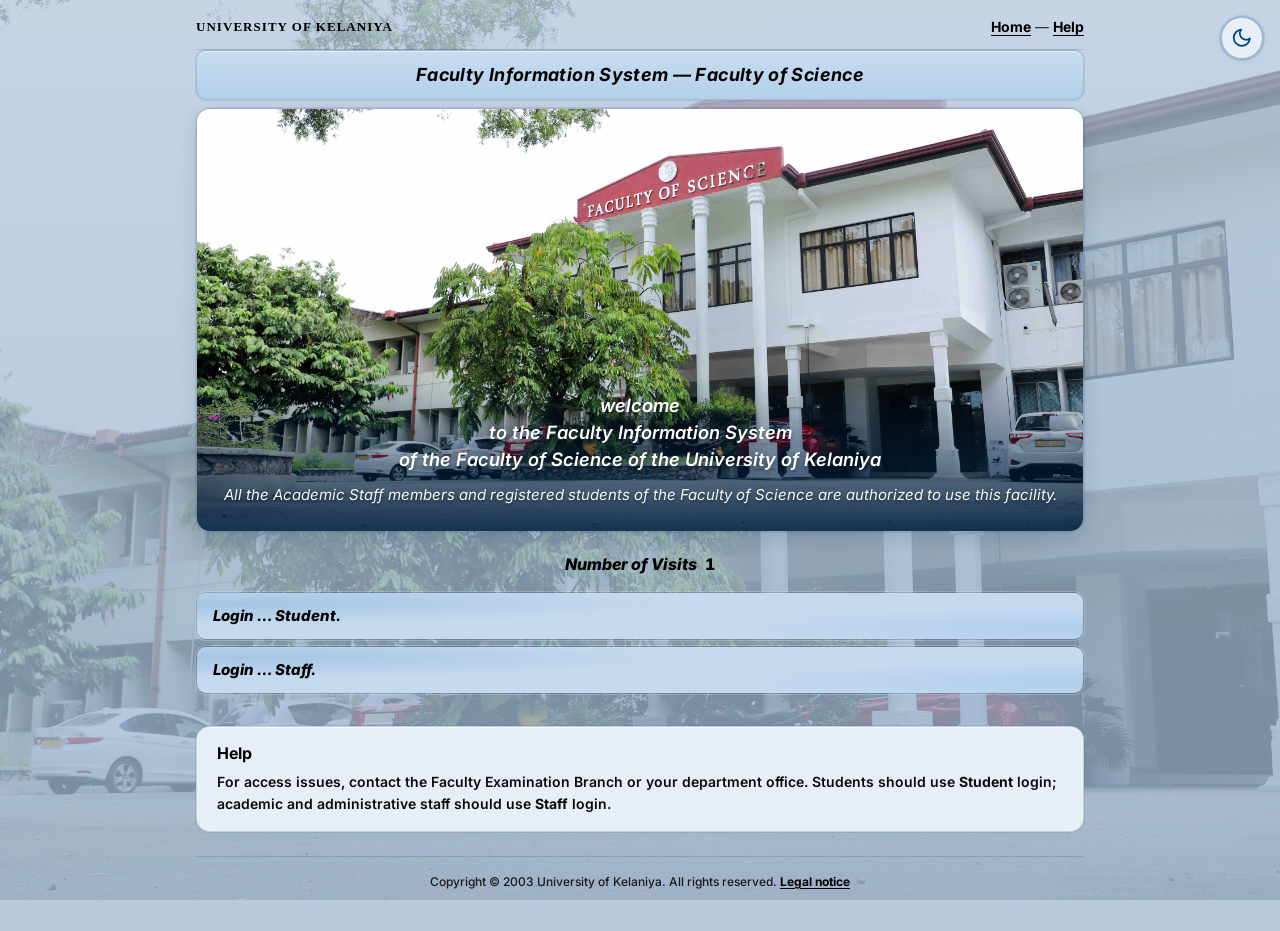
<file: index.html>
<!DOCTYPE html>
<html lang="en" data-theme="light">
  <head>
    <meta charset="utf-8" />
    <meta name="viewport" content="width=device-width, initial-scale=1" />
    <title>Faculty Information System — Faculty of Science, University of Kelaniya</title>
    <link rel="preconnect" href="https://fonts.googleapis.com" />
    <link rel="preconnect" href="https://fonts.gstatic.com" crossorigin />
    <link
      href="https://fonts.googleapis.com/css2?family=Inter:ital,wght@0,400;0,600;0,700;1,400;1,600;1,700&display=swap"
      rel="stylesheet"
    />
    <link rel="stylesheet" href="css/main.css" />
    <script src="js/theme.js"></script>
  </head>
  <body class="fis-landing-body page-bg--photo">
    <a class="skip-link" href="#fis-main">Skip to main content</a>
    <div class="theme-toggle-wrap fis-landing__theme">
      <button type="button" class="theme-toggle fis-landing__theme-btn" data-theme-toggle>
        <svg class="theme-toggle__icon theme-toggle__icon--moon" xmlns="http://www.w3.org/2000/svg" viewBox="0 0 24 24" fill="none" stroke="currentColor" stroke-width="2" stroke-linecap="round" stroke-linejoin="round" aria-hidden="true"><path d="M21 12.79A9 9 0 1 1 11.21 3 7 7 0 0 0 21 12.79z"/></svg>
        <svg class="theme-toggle__icon theme-toggle__icon--sun" xmlns="http://www.w3.org/2000/svg" viewBox="0 0 24 24" fill="none" stroke="currentColor" stroke-width="2" stroke-linecap="round" stroke-linejoin="round" aria-hidden="true"><circle cx="12" cy="12" r="4"/><path d="M12 2v2m0 16v2M4.93 4.93l1.41 1.41m11.31 11.31l1.41 1.41M2 12h2m16 0h2M4.93 19.07l1.41-1.41M17.66 6.34l1.41-1.41"/></svg>
      </button>
    </div>

    <div class="fis-landing" id="fis-main">
      <header class="fis-landing__masthead">
        <p class="fis-landing__uni">University of Kelaniya</p>
        <nav class="fis-landing__utility" aria-label="Quick links">
          <a href="index.html">Home</a>
          <span class="fis-landing__utility-sep" aria-hidden="true"> — </span>
          <a href="#help">Help</a>
        </nav>
      </header>

      <div class="fis-landing__title-bar">
        <p class="fis-landing__system-title">Faculty Information System — Faculty of Science</p>
      </div>

      <section class="fis-landing__hero" aria-label="Welcome">
        <div class="fis-landing__hero-media">
          <img
            src="bg%20photos/fos_image.jpg"
            alt="Campus view, Faculty of Science"
            width="1200"
            height="480"
            decoding="async"
          />
        </div>
        <div class="fis-landing__hero-overlay">
          <p class="fis-landing__welcome">
            <em>welcome</em><br />
            <em>to the Faculty Information System</em><br />
            <em>of the Faculty of Science of the University of Kelaniya</em>
          </p>
          <p class="fis-landing__welcome-note">
            <em
              >All the Academic Staff members and registered students of the Faculty of Science are authorized to use
              this facility.</em
            >
          </p>
        </div>
      </section>

      <p class="fis-landing__visits">
        <em>Number of Visits</em>
        <span class="fis-landing__visits-count" id="fis-visit-count" aria-live="polite">0</span>
      </p>

      <nav class="fis-landing__login-nav" aria-label="Login options">
        <a class="fis-landing__link-bar" href="student-login.html">Login … Student.</a>
        <a class="fis-landing__link-bar" href="staff-login.html">Login … Staff.</a>
      </nav>

      <section class="fis-landing__help" id="help" tabindex="-1">
        <h2 class="fis-landing__help-heading">Help</h2>
        <p class="fis-landing__help-text">
          For access issues, contact the Faculty Examination Branch or your department office. Students should use
          <strong>Student</strong> login; academic and administrative staff should use <strong>Staff</strong> login.
        </p>
      </section>

      <footer class="fis-landing__footer">
        <p>
          Copyright © 2003 University of Kelaniya. All rights reserved.
          <a href="#">Legal notice</a>
        </p>
      </footer>
    </div>

    <script>
      (function () {
        var key = "fis_visit_count";
        var n = 0;
        try {
          n = parseInt(localStorage.getItem(key) || "0", 10) || 0;
          n += 1;
          localStorage.setItem(key, String(n));
        } catch (e) {
          n = 1;
        }
        var el = document.getElementById("fis-visit-count");
        if (el) el.textContent = String(n);
      })();
    </script>
  </body>
</html>
</file>
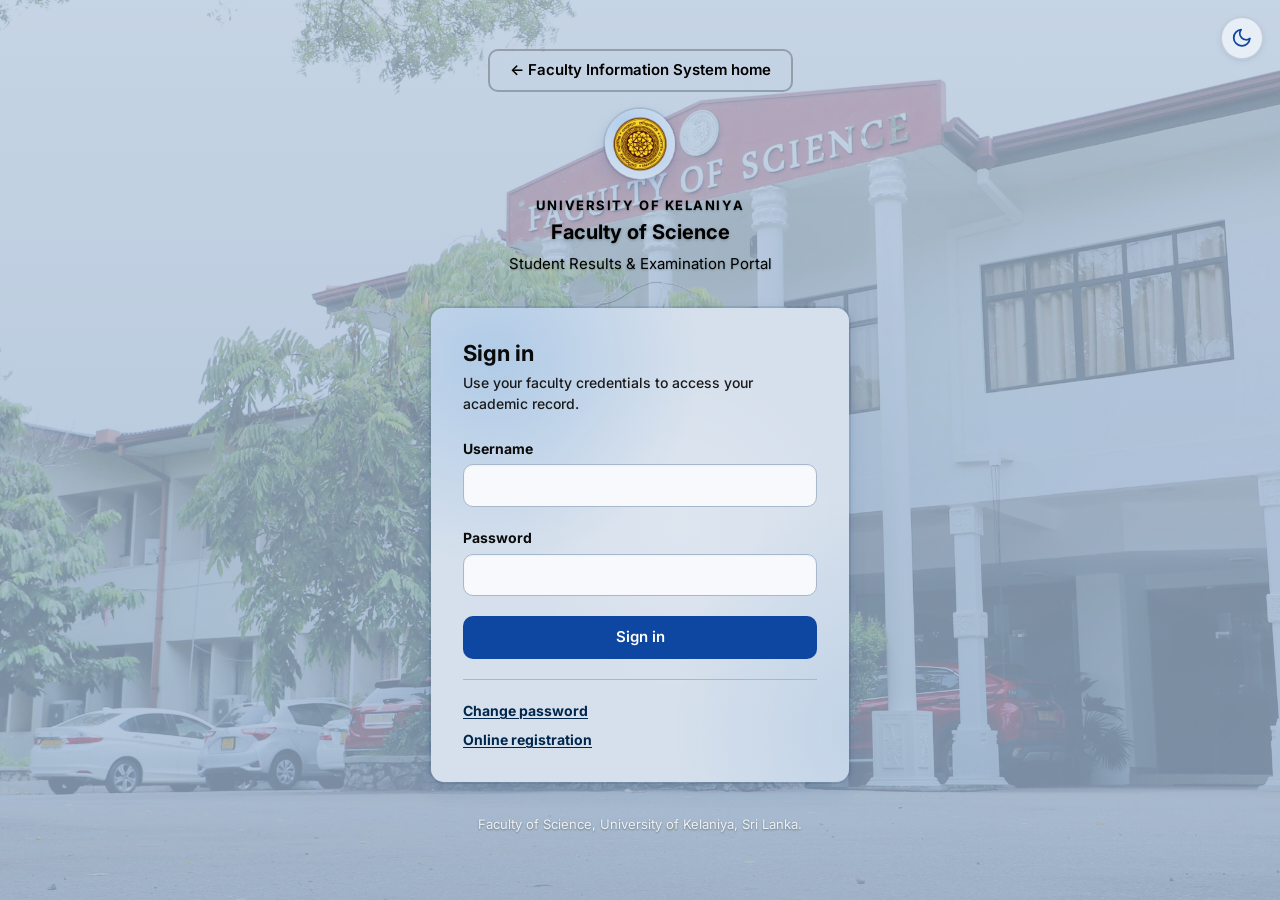
<file: admission.html>
<!DOCTYPE html>
<html lang="en" data-theme="light">
  <head>
    <meta charset="utf-8" />
    <meta name="viewport" content="width=device-width, initial-scale=1" />
    <title>Exam Admission Card — Faculty of Science Student Portal</title>
    <link rel="preconnect" href="https://fonts.googleapis.com" />
    <link rel="preconnect" href="https://fonts.gstatic.com" crossorigin />
    <link
      href="https://fonts.googleapis.com/css2?family=Inter:wght@400;500;600;700;800&display=swap"
      rel="stylesheet"
    />
    <link rel="stylesheet" href="css/main.css" />
    <script src="js/theme.js"></script>
  </head>
  <body>
    <a class="skip-link" href="#main-content">Skip to main content</a>
    <script src="js/auth.js"></script>
    <script>
      if (!PortalAuth.requireAuth("student-login.html")) {
        document.write("");
      }
    </script>
    <script src="js/data.js"></script>

    <header class="app-header screen-only" role="banner">
      <div class="container app-header__inner">
        <div class="app-header__brand">
          <img class="app-header__logo" src="logos/Kelaniya.png" alt="University of Kelaniya logo" />
          <h1 class="app-header__title">
            Science Student Portal
            <span>University of Kelaniya — Results &amp; Examinations</span>
          </h1>
        </div>
        <div class="app-header__student">
          <div>
            <strong id="hdr-name"></strong>
            <span id="hdr-id"></span>
          </div>
          <button type="button" class="theme-toggle" data-theme-toggle>
            <svg class="theme-toggle__icon theme-toggle__icon--moon" xmlns="http://www.w3.org/2000/svg" viewBox="0 0 24 24" fill="none" stroke="currentColor" stroke-width="2" stroke-linecap="round" stroke-linejoin="round" aria-hidden="true"><path d="M21 12.79A9 9 0 1 1 11.21 3 7 7 0 0 0 21 12.79z"/></svg>
            <svg class="theme-toggle__icon theme-toggle__icon--sun" xmlns="http://www.w3.org/2000/svg" viewBox="0 0 24 24" fill="none" stroke="currentColor" stroke-width="2" stroke-linecap="round" stroke-linejoin="round" aria-hidden="true"><circle cx="12" cy="12" r="4"/><path d="M12 2v2m0 16v2M4.93 4.93l1.41 1.41m11.31 11.31l1.41 1.41M2 12h2m16 0h2M4.93 19.07l1.41-1.41M17.66 6.34l1.41-1.41"/></svg>
          </button>
          <a class="btn btn--secondary" href="dashboard.html">Dashboard</a>
        </div>
      </div>
    </header>

    <main class="page-main container admission-layout" id="main-content">
      <div class="page-title-bar screen-only">
        <div>
          <h1>Exam Admission Card</h1>
          <p class="subtitle" style="margin: 0; color: var(--color-text-muted); font-size: 0.9375rem">
            View, print, or save your admission details for the examination period.
          </p>
        </div>
        <div class="btn-group">
          <button type="button" class="btn btn--primary" id="btn-download">Download PDF</button>
          <button type="button" class="btn btn--secondary" id="btn-print">Print admission card</button>
          <a class="btn btn--ghost" href="dashboard.html">Back to dashboard</a>
        </div>
      </div>

      <section class="card admission-screen-card screen-only" aria-labelledby="screen-details">
        <h2 id="screen-details">Student &amp; centre (summary)</h2>
        <dl class="detail-list">
          <li>
            <dt>Student name</dt>
            <dd id="sc-name"></dd>
          </li>
          <li>
            <dt>Student ID</dt>
            <dd id="sc-id"></dd>
          </li>
          <li>
            <dt>Programme</dt>
            <dd id="sc-prog"></dd>
          </li>
          <li>
            <dt>Examination period</dt>
            <dd id="sc-period"></dd>
          </li>
          <li>
            <dt>Examination centre</dt>
            <dd id="sc-centre"></dd>
          </li>
          <li>
            <dt>Centre address</dt>
            <dd id="sc-address"></dd>
          </li>
          <li>
            <dt>Valid period</dt>
            <dd id="sc-valid"></dd>
          </li>
        </dl>
      </section>

      <h2 class="screen-only" style="font-size: 1.125rem; margin: 2rem 0 0.75rem">Official card preview</h2>
      <p class="screen-only subtitle" style="margin: 0 0 1rem; font-size: 0.875rem; color: var(--color-text-muted)">
        This layout is optimised for printing and saving as PDF (use your browser’s print dialog → Save as PDF).
      </p>

      <!-- Printable official card (visible on screen and in print) -->
      <article class="print-admission" aria-label="Printable exam admission card">
        <header class="print-admission__header">
          <p class="uni">University of Kelaniya — Sri Lanka</p>
          <p class="faculty">Faculty of Science</p>
          <img class="print-admission__logo" src="logos/Kelaniya.png" alt="University of Kelaniya logo" />
          <h1 class="doc-title">Examination Admission Card</h1>
        </header>
        <dl class="print-admission__body">
          <div class="print-admission__row">
            <dt>Student name</dt>
            <dd id="pr-name"></dd>
          </div>
          <div class="print-admission__row">
            <dt>Student ID</dt>
            <dd id="pr-id"></dd>
          </div>
          <div class="print-admission__row">
            <dt>Programme</dt>
            <dd id="pr-prog"></dd>
          </div>
          <div class="print-admission__row">
            <dt>Examination period</dt>
            <dd id="pr-period"></dd>
          </div>
          <div class="print-admission__row">
            <dt>Examination centre</dt>
            <dd id="pr-centre"></dd>
          </div>
          <div class="print-admission__row">
            <dt>Address</dt>
            <dd id="pr-address"></dd>
          </div>
          <div class="print-admission__row">
            <dt>Valid from — to</dt>
            <dd id="pr-valid"></dd>
          </div>
          <div class="print-admission__row">
            <dt>Instructions</dt>
            <dd id="pr-instructions"></dd>
          </div>
        </dl>
        <footer class="print-admission__footer">
          <p>
            This card is provided for examination-day reference. Official admission confirmations are handled by
            the Faculty Examination Branch.
          </p>
        </footer>
      </article>
    </main>

    <script>
      (function () {
        var s = window.PORTAL_DATA && window.PORTAL_DATA.student;
        var a = window.PORTAL_DATA && window.PORTAL_DATA.admission;
        if (!s || !a) return;

        document.getElementById("hdr-name").textContent = s.name;
        document.getElementById("hdr-id").textContent = "ID: " + s.id;

        document.getElementById("sc-name").textContent = s.name;
        document.getElementById("sc-id").textContent = s.id;
        document.getElementById("sc-prog").textContent = s.programme;
        document.getElementById("sc-period").textContent = a.examPeriod;
        document.getElementById("sc-centre").textContent = a.centreName;
        document.getElementById("sc-address").textContent = a.centreAddress;
        document.getElementById("sc-valid").textContent = a.validFrom + " — " + a.validTo;

        document.getElementById("pr-name").textContent = s.name;
        document.getElementById("pr-id").textContent = s.id;
        document.getElementById("pr-prog").textContent = s.programme;
        document.getElementById("pr-period").textContent = a.examPeriod;
        document.getElementById("pr-centre").textContent = a.centreName;
        document.getElementById("pr-address").textContent = a.centreAddress;
        document.getElementById("pr-valid").textContent = a.validFrom + " — " + a.validTo;
        document.getElementById("pr-instructions").textContent = a.instructions;

        function doPrint() {
          window.print();
        }
        document.getElementById("btn-print").addEventListener("click", doPrint);
        document.getElementById("btn-download").addEventListener("click", doPrint);
      })();
    </script>
  </body>
</html>
</file>
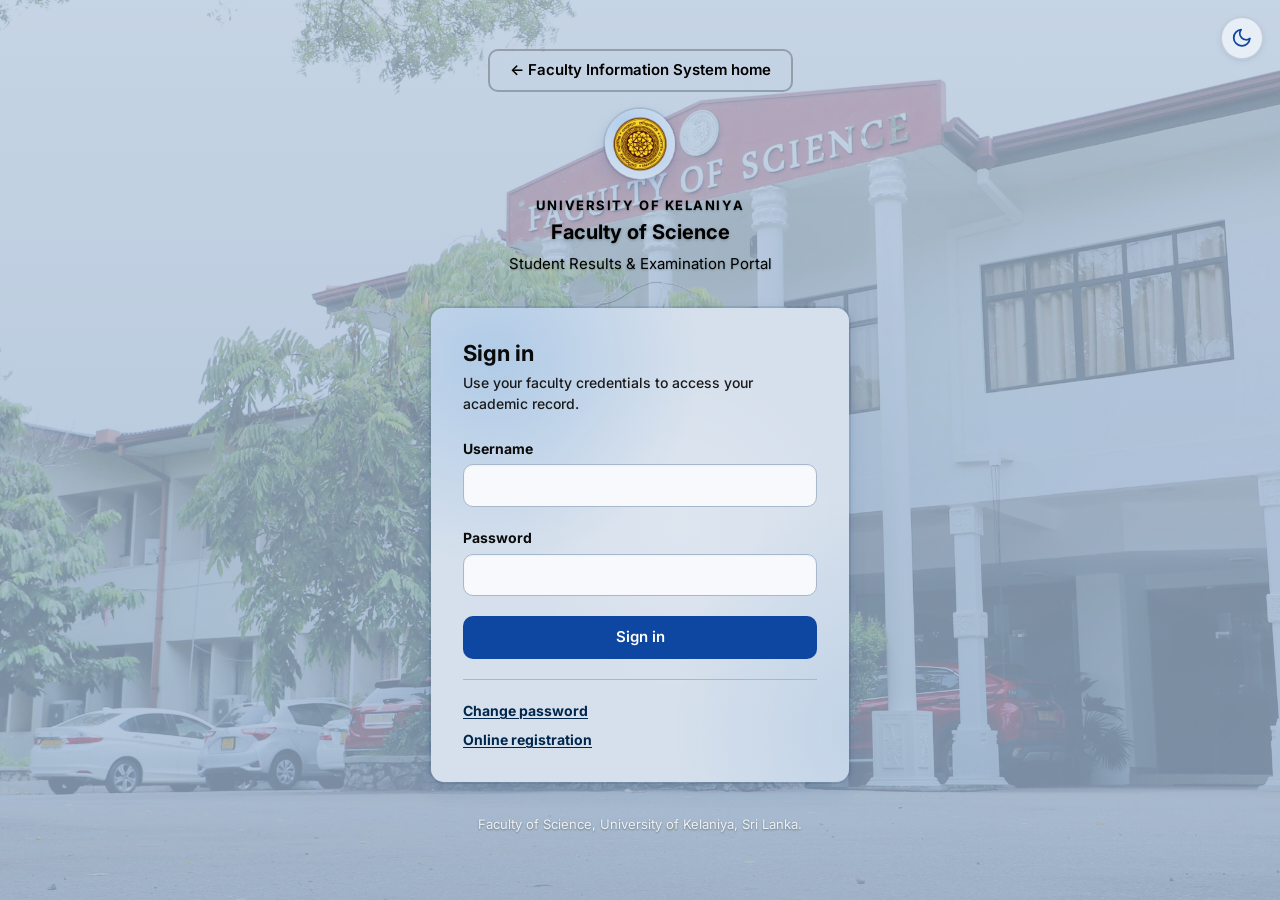
<file: dashboard.html>
<!DOCTYPE html>
<html lang="en" data-theme="light">
  <head>
    <meta charset="utf-8" />
    <meta name="viewport" content="width=device-width, initial-scale=1" />
    <title>Dashboard — Faculty of Science Student Portal</title>
    <link rel="preconnect" href="https://fonts.googleapis.com" />
    <link rel="preconnect" href="https://fonts.gstatic.com" crossorigin />
    <link
      href="https://fonts.googleapis.com/css2?family=Inter:wght@400;500;600;700;800&display=swap"
      rel="stylesheet"
    />
    <link rel="stylesheet" href="css/main.css" />
    <script src="js/theme.js"></script>
  </head>
  <body>
    <a class="skip-link" href="#main-content">Skip to main content</a>
    <script src="js/auth.js"></script>
    <script>
      if (!PortalAuth.requireAuth("student-login.html")) {
        document.write("");
      }
    </script>
    <script src="js/data.js"></script>

    <header class="app-header" role="banner">
      <div class="container app-header__inner">
        <div class="app-header__brand">
          <img class="app-header__logo" src="logos/Kelaniya.png" alt="University of Kelaniya logo" />
          <h1 class="app-header__title">
            Science Student Portal
            <span>University of Kelaniya — Results &amp; Examinations</span>
          </h1>
        </div>
        <div class="app-header__student">
          <div>
            <strong id="hdr-name"></strong>
            <span id="hdr-id"></span>
          </div>
          <button type="button" class="theme-toggle" data-theme-toggle>
            <svg class="theme-toggle__icon theme-toggle__icon--moon" xmlns="http://www.w3.org/2000/svg" viewBox="0 0 24 24" fill="none" stroke="currentColor" stroke-width="2" stroke-linecap="round" stroke-linejoin="round" aria-hidden="true"><path d="M21 12.79A9 9 0 1 1 11.21 3 7 7 0 0 0 21 12.79z"/></svg>
            <svg class="theme-toggle__icon theme-toggle__icon--sun" xmlns="http://www.w3.org/2000/svg" viewBox="0 0 24 24" fill="none" stroke="currentColor" stroke-width="2" stroke-linecap="round" stroke-linejoin="round" aria-hidden="true"><circle cx="12" cy="12" r="4"/><path d="M12 2v2m0 16v2M4.93 4.93l1.41 1.41m11.31 11.31l1.41 1.41M2 12h2m16 0h2M4.93 19.07l1.41-1.41M17.66 6.34l1.41-1.41"/></svg>
          </button>
          <a class="btn btn--secondary" href="index.html" id="sign-out">Sign out</a>
        </div>
      </div>
    </header>

    <main class="page-main container" id="main-content">
      <section class="summary-grid" aria-label="Academic summary">
        <article class="card">
          <h2 class="card__title">Current GPA</h2>
          <p class="card__value" id="sum-gpa"></p>
          <p class="card__meta">Cumulative grade point average</p>
        </article>
        <article class="card">
          <h2 class="card__title">Total credits</h2>
          <p class="card__value" id="sum-credits"></p>
          <p class="card__meta">Earned toward degree</p>
        </article>
        <article class="card">
          <h2 class="card__title">Academic year</h2>
          <p class="card__value" id="sum-year" style="font-size: 1.25rem"></p>
          <p class="card__meta">Current registration period</p>
        </article>
        <article class="card">
          <h2 class="card__title">Exam status</h2>
          <p class="card__value" id="sum-exam" style="font-size: 1rem; line-height: 1.35"></p>
          <p class="card__meta">Eligibility summary</p>
        </article>
      </section>

      <section class="actions-section" aria-labelledby="quick-actions-heading">
        <h2 id="quick-actions-heading">Quick actions</h2>
        <div class="actions-grid">
          <a class="action-tile" href="results.html?year=1">
            Year 1 Results
            <small>View courses &amp; grades</small>
          </a>
          <a class="action-tile" href="results.html?year=2">
            Year 2 Results
            <small>View courses &amp; grades</small>
          </a>
          <a class="action-tile" href="results.html?year=3">
            Year 3 Results
            <small>View courses &amp; grades</small>
          </a>
          <a class="action-tile" href="results.html?year=4">
            Year 4 Results
            <small>View courses &amp; grades</small>
          </a>
          <a class="action-tile" href="#">
            Repeat Registration
            <small>Apply for repeat exams</small>
          </a>
          <a class="action-tile" href="admission.html">
            Exam Admission
            <small>Card &amp; centre details</small>
          </a>
        </div>
      </section>

      <div class="dashboard-two-col">
        <section class="card" aria-labelledby="details-heading">
          <h2 id="details-heading">Student details</h2>
          <dl class="detail-list">
            <li>
              <dt>Full name</dt>
              <dd id="det-name"></dd>
            </li>
            <li>
              <dt>Student ID</dt>
              <dd id="det-id"></dd>
            </li>
            <li>
              <dt>Programme</dt>
              <dd id="det-programme"></dd>
            </li>
            <li>
              <dt>Registration year</dt>
              <dd id="det-reg"></dd>
            </li>
          </dl>
        </section>
        <aside class="card" style="background: var(--color-bg-muted); border-style: dashed">
          <h3 style="margin-top: 0">Need help?</h3>
          <p style="font-size: 0.9375rem; margin-bottom: 0">
            Contact the Faculty Examination Branch for transcript requests, corrections, or eligibility questions.
          </p>
        </aside>
      </div>
    </main>

    <script>
      (function () {
        var s = window.PORTAL_DATA && window.PORTAL_DATA.student;
        if (!s) return;
        document.getElementById("hdr-name").textContent = s.name;
        document.getElementById("hdr-id").textContent = "ID: " + s.id;
        document.getElementById("sum-gpa").textContent = s.currentGpa;
        document.getElementById("sum-credits").textContent = String(s.totalCredits);
        document.getElementById("sum-year").textContent = s.academicYear;
        document.getElementById("sum-exam").textContent = s.examStatus;
        document.getElementById("det-name").textContent = s.name;
        document.getElementById("det-id").textContent = s.id;
        document.getElementById("det-programme").textContent = s.programme;
        document.getElementById("det-reg").textContent = s.registrationYear;
        document.getElementById("sign-out").addEventListener("click", function (e) {
          e.preventDefault();
          PortalAuth.logout();
          window.location.href = "index.html";
        });
      })();
    </script>
  </body>
</html>
</file>
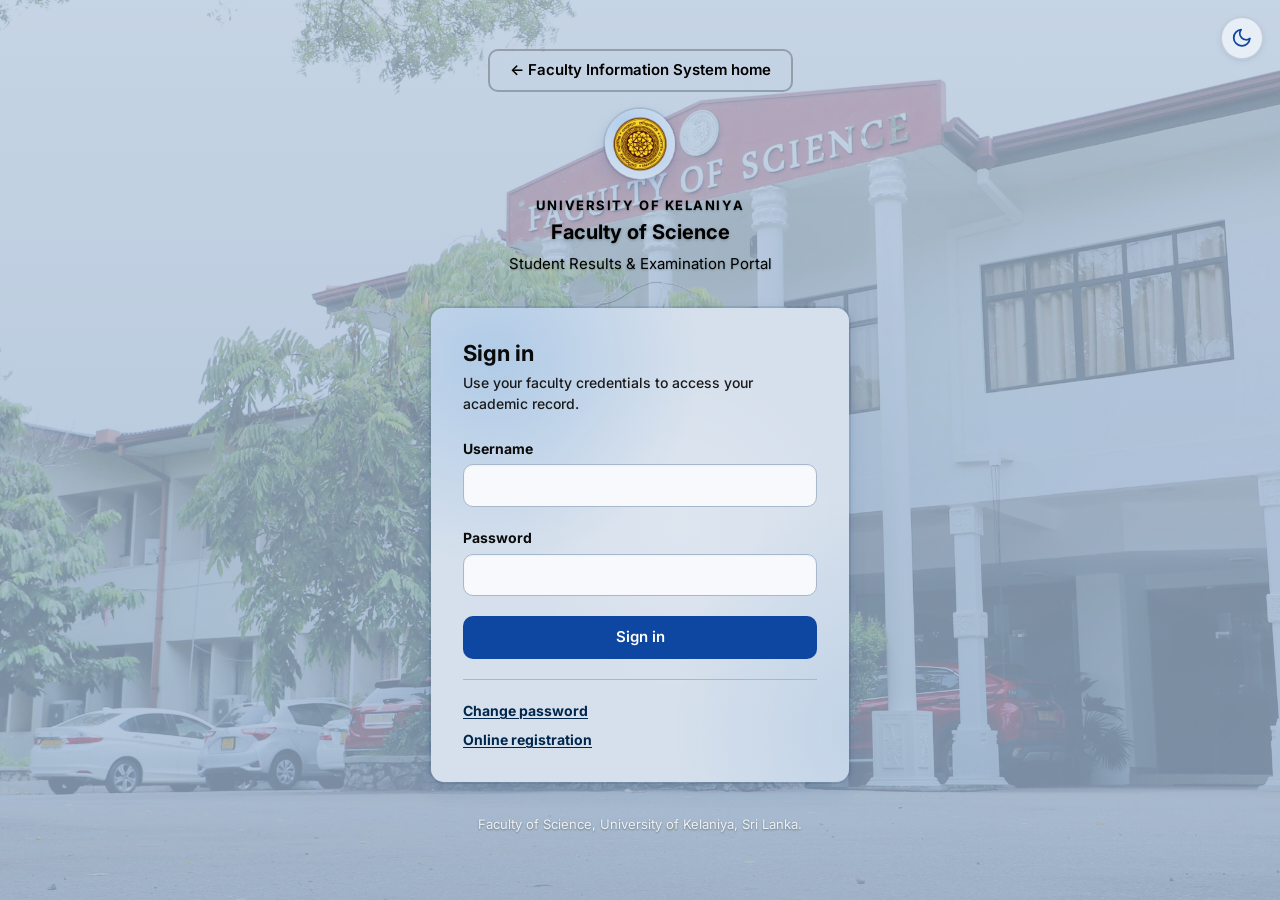
<file: results.html>
<!DOCTYPE html>
<html lang="en" data-theme="light">
  <head>
    <meta charset="utf-8" />
    <meta name="viewport" content="width=device-width, initial-scale=1" />
    <title>Results — Faculty of Science Student Portal</title>
    <link rel="preconnect" href="https://fonts.googleapis.com" />
    <link rel="preconnect" href="https://fonts.gstatic.com" crossorigin />
    <link
      href="https://fonts.googleapis.com/css2?family=Inter:wght@400;500;600;700;800&display=swap"
      rel="stylesheet"
    />
    <link rel="stylesheet" href="css/main.css" />
    <script src="js/theme.js"></script>
  </head>
  <body>
    <a class="skip-link" href="#main-content">Skip to main content</a>
    <script src="js/auth.js"></script>
    <script>
      if (!PortalAuth.requireAuth("student-login.html")) {
        document.write("");
      }
    </script>
    <script src="js/data.js"></script>

    <header class="app-header" role="banner">
      <div class="container app-header__inner">
        <div class="app-header__brand">
          <img class="app-header__logo" src="logos/Kelaniya.png" alt="University of Kelaniya logo" />
          <h1 class="app-header__title">
            Science Student Portal
            <span>University of Kelaniya — Results &amp; Examinations</span>
          </h1>
        </div>
        <div class="app-header__student">
          <div>
            <strong id="hdr-name"></strong>
            <span id="hdr-id"></span>
          </div>
          <button type="button" class="theme-toggle" data-theme-toggle>
            <svg class="theme-toggle__icon theme-toggle__icon--moon" xmlns="http://www.w3.org/2000/svg" viewBox="0 0 24 24" fill="none" stroke="currentColor" stroke-width="2" stroke-linecap="round" stroke-linejoin="round" aria-hidden="true"><path d="M21 12.79A9 9 0 1 1 11.21 3 7 7 0 0 0 21 12.79z"/></svg>
            <svg class="theme-toggle__icon theme-toggle__icon--sun" xmlns="http://www.w3.org/2000/svg" viewBox="0 0 24 24" fill="none" stroke="currentColor" stroke-width="2" stroke-linecap="round" stroke-linejoin="round" aria-hidden="true"><circle cx="12" cy="12" r="4"/><path d="M12 2v2m0 16v2M4.93 4.93l1.41 1.41m11.31 11.31l1.41 1.41M2 12h2m16 0h2M4.93 19.07l1.41-1.41M17.66 6.34l1.41-1.41"/></svg>
          </button>
          <a class="btn btn--secondary" href="dashboard.html">Dashboard</a>
        </div>
      </div>
    </header>

    <main class="page-main container" id="main-content">
      <div class="page-title-bar">
        <div>
          <h1 id="page-title">Year Results</h1>
          <p class="subtitle" style="margin: 0; color: var(--color-text-muted); font-size: 0.9375rem">
            Official course outcomes for the selected academic level.
          </p>
        </div>
        <div class="btn-group screen-only">
          <button type="button" class="btn btn--secondary" id="btn-pdf">Download PDF</button>
          <button type="button" class="btn btn--secondary" id="btn-print">Print</button>
          <a class="btn btn--primary" href="dashboard.html">Back to dashboard</a>
        </div>
      </div>

      <section class="results-summary" aria-label="Results summary">
        <article class="card">
          <h2 class="card__title">GPA (this level)</h2>
          <p class="card__value" id="rs-gpa"></p>
        </article>
        <article class="card">
          <h2 class="card__title">Total credits</h2>
          <p class="card__value" id="rs-credits"></p>
        </article>
        <article class="card">
          <h2 class="card__title">Non-GPA credits</h2>
          <p class="card__value" id="rs-nongpa"></p>
        </article>
      </section>

      <section class="card" aria-labelledby="table-heading">
        <h2 id="table-heading" class="visually-hidden" style="position: absolute; width: 1px; height: 1px; overflow: hidden; clip: rect(0,0,0,0)">
          Course results table
        </h2>
        <div class="filters-bar">
          <div class="form-group form-group--search">
            <label for="filter-search">Search courses</label>
            <input
              type="search"
              id="filter-search"
              placeholder="Code or course name…"
              autocomplete="off"
              aria-describedby="filter-hint"
            />
          </div>
          <div class="form-group">
            <label for="filter-year">Academic year</label>
            <select id="filter-year" aria-label="Filter by academic year">
              <option value="">All years</option>
            </select>
          </div>
          <div class="form-group">
            <label for="filter-attempt">Attempt</label>
            <select id="filter-attempt" aria-label="Filter by attempt">
              <option value="">All attempts</option>
            </select>
          </div>
          <div class="form-group">
            <label for="filter-status">Exam status</label>
            <select id="filter-status" aria-label="Filter by exam status">
              <option value="">All statuses</option>
            </select>
          </div>
        </div>
        <p id="filter-hint" class="subtitle" style="margin: 0 0 1rem; font-size: 0.8125rem">
          <span id="row-count" aria-live="polite"></span>
        </p>

        <div class="table-wrap" role="region" aria-label="Scrollable results" tabindex="0">
          <table class="results-table" id="results-table">
            <thead>
              <tr>
                <th scope="col">Course code</th>
                <th scope="col">Course name</th>
                <th scope="col">Academic year</th>
                <th scope="col">Attempt</th>
                <th scope="col">Exam status</th>
                <th scope="col">Exam note</th>
                <th scope="col">Grade</th>
              </tr>
            </thead>
            <tbody id="results-body"></tbody>
          </table>
        </div>
      </section>
    </main>

    <script src="js/results.js"></script>
  </body>
</html>
</file>
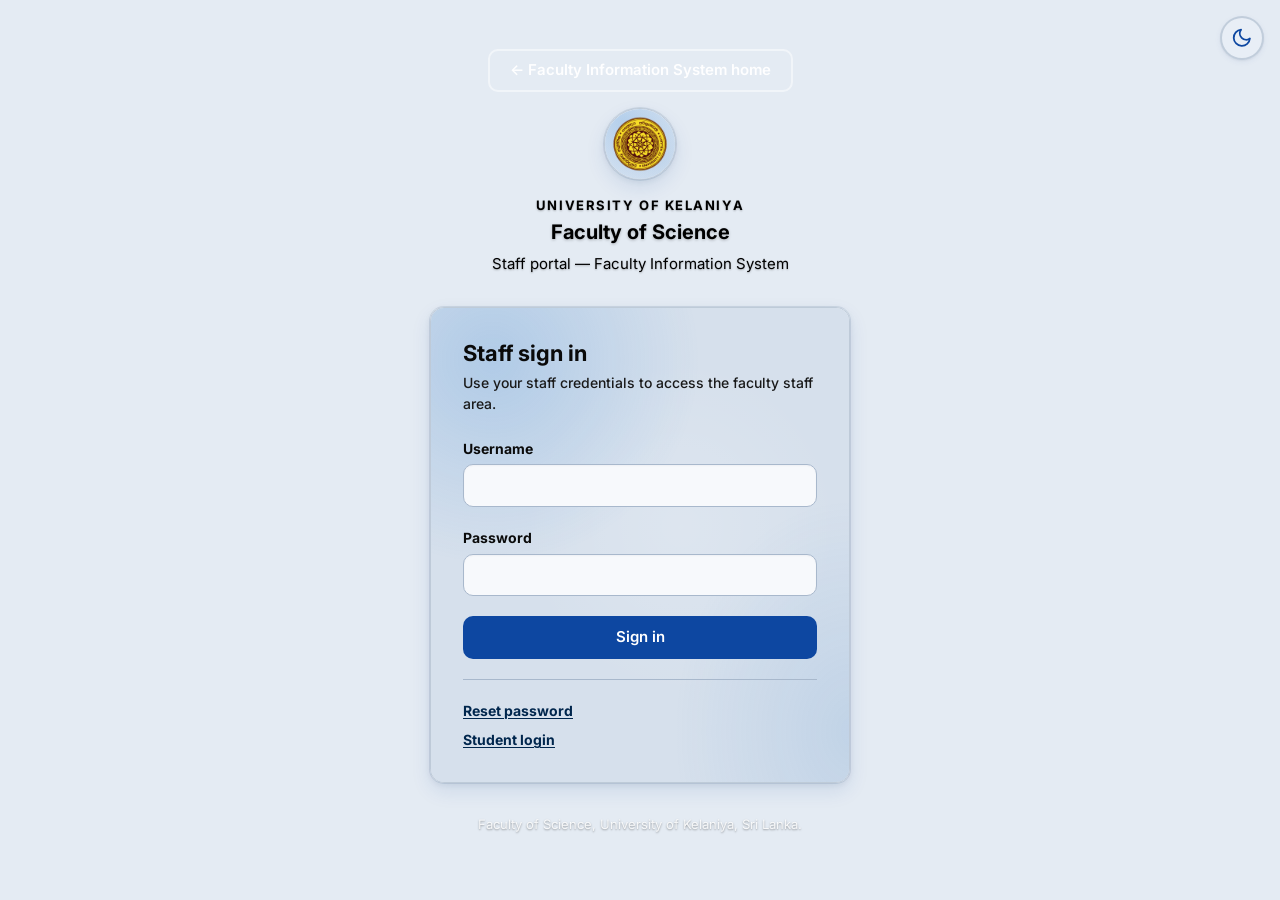
<file: staff-dashboard.html>
<!DOCTYPE html>
<html lang="en" data-theme="light">
  <head>
    <meta charset="utf-8" />
    <meta name="viewport" content="width=device-width, initial-scale=1" />
    <title>Staff area — Faculty of Science</title>
    <link rel="preconnect" href="https://fonts.googleapis.com" />
    <link rel="preconnect" href="https://fonts.gstatic.com" crossorigin />
    <link
      href="https://fonts.googleapis.com/css2?family=Inter:wght@400;500;600;700;800&display=swap"
      rel="stylesheet"
    />
    <link rel="stylesheet" href="css/main.css" />
    <script src="js/theme.js"></script>
  </head>
  <body class="page-bg--photo">
    <a class="skip-link" href="#main-content">Skip to main content</a>
    <script src="js/auth.js"></script>
    <script>
      if (!PortalAuth.requireStaffAuth("staff-login.html")) {
        document.write("");
      }
    </script>

    <header class="app-header app-header--staff" role="banner">
      <div class="container app-header__inner">
        <div class="app-header__brand">
          <img class="app-header__logo" src="logos/Kelaniya.png" alt="University of Kelaniya logo" />
          <h1 class="app-header__title">
            Faculty staff portal
            <span>University of Kelaniya — Faculty of Science</span>
          </h1>
        </div>
        <div class="app-header__student">
          <div>
            <strong>Staff member</strong>
            <span>Faculty Information System</span>
          </div>
          <button type="button" class="theme-toggle" data-theme-toggle>
            <svg class="theme-toggle__icon theme-toggle__icon--moon" xmlns="http://www.w3.org/2000/svg" viewBox="0 0 24 24" fill="none" stroke="currentColor" stroke-width="2" stroke-linecap="round" stroke-linejoin="round" aria-hidden="true"><path d="M21 12.79A9 9 0 1 1 11.21 3 7 7 0 0 0 21 12.79z"/></svg>
            <svg class="theme-toggle__icon theme-toggle__icon--sun" xmlns="http://www.w3.org/2000/svg" viewBox="0 0 24 24" fill="none" stroke="currentColor" stroke-width="2" stroke-linecap="round" stroke-linejoin="round" aria-hidden="true"><circle cx="12" cy="12" r="4"/><path d="M12 2v2m0 16v2M4.93 4.93l1.41 1.41m11.31 11.31l1.41 1.41M2 12h2m16 0h2M4.93 19.07l1.41-1.41M17.66 6.34l1.41-1.41"/></svg>
          </button>
          <a class="btn btn--secondary" href="index.html" id="staff-sign-out">Sign out</a>
        </div>
      </div>
    </header>

    <main class="page-main container" id="main-content">
      <div class="page-title-bar">
        <div>
          <h1>Staff workspace</h1>
          <p class="subtitle" style="margin: 0; color: var(--color-text-muted); font-size: 0.9375rem">
            This area is for academic and administrative staff. Student results and admissions remain on the student
            portal.
          </p>
        </div>
        <div class="btn-group">
          <a class="btn btn--secondary" href="index.html">FIS home</a>
          <a class="btn btn--ghost" href="student-login.html">Open student login</a>
        </div>
      </div>

      <section class="card" aria-labelledby="staff-welcome-heading">
        <h2 id="staff-welcome-heading">Welcome</h2>
        <p style="margin-bottom: 0">
          You are signed in to the Faculty Information System staff portal. Use faculty systems as directed by your
          department; this prototype demonstrates staff access only.
        </p>
      </section>
    </main>

    <script>
      document.getElementById("staff-sign-out").addEventListener("click", function (e) {
        e.preventDefault();
        PortalAuth.staffLogout();
        window.location.href = "index.html";
      });
    </script>
  </body>
</html>
</file>
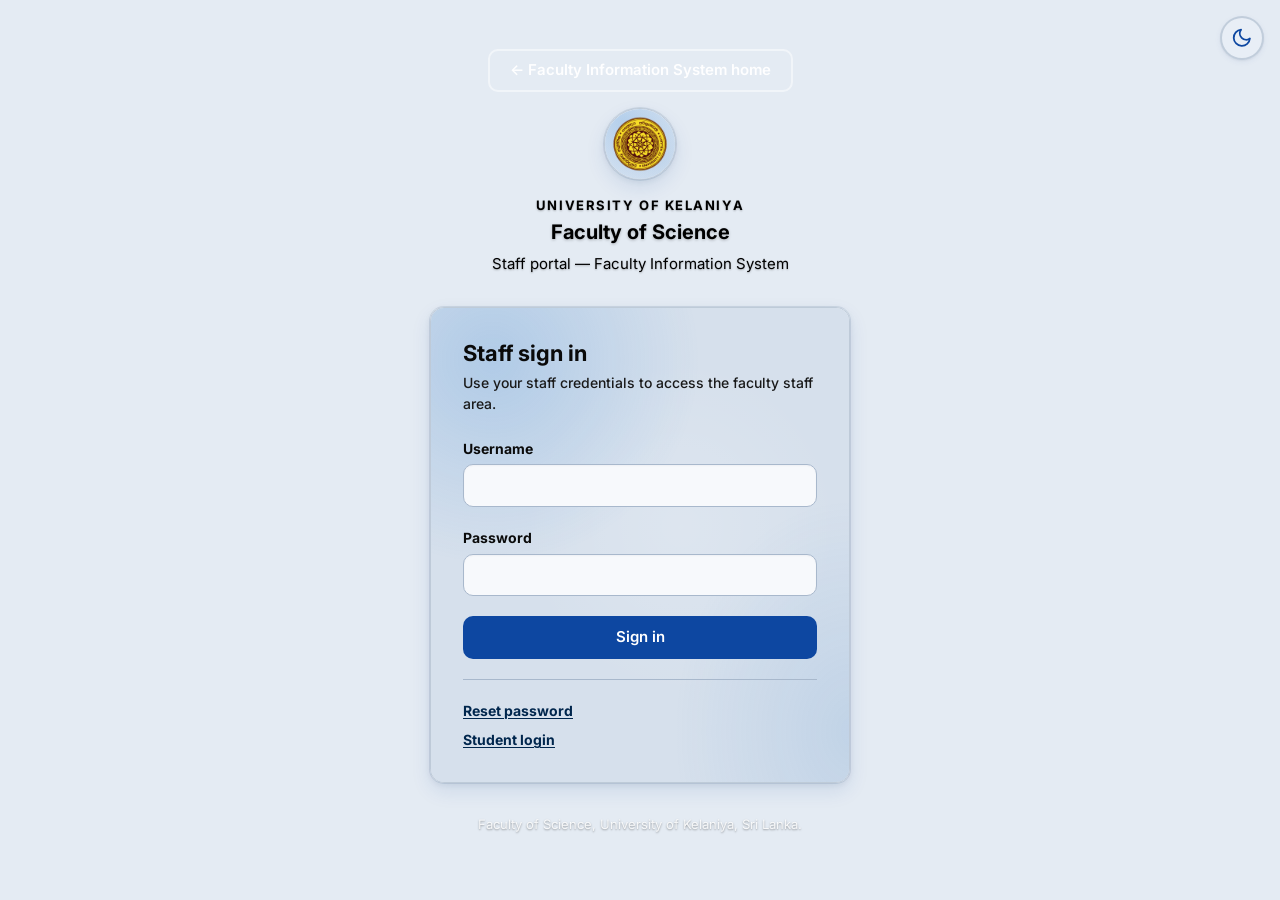
<file: staff-login.html>
<!DOCTYPE html>
<html lang="en" data-theme="light">
  <head>
    <meta charset="utf-8" />
    <meta name="viewport" content="width=device-width, initial-scale=1" />
    <title>Staff sign in — Faculty of Science</title>
    <link rel="preconnect" href="https://fonts.googleapis.com" />
    <link rel="preconnect" href="https://fonts.gstatic.com" crossorigin />
    <link
      href="https://fonts.googleapis.com/css2?family=Inter:wght@400;500;600;700;800&display=swap"
      rel="stylesheet"
    />
    <link rel="stylesheet" href="css/main.css" />
    <script src="js/theme.js"></script>
  </head>
  <body>
    <a class="skip-link" href="#staff-login-form">Skip to sign in</a>
    <div class="theme-toggle-wrap">
      <button type="button" class="theme-toggle" data-theme-toggle>
        <svg class="theme-toggle__icon theme-toggle__icon--moon" xmlns="http://www.w3.org/2000/svg" viewBox="0 0 24 24" fill="none" stroke="currentColor" stroke-width="2" stroke-linecap="round" stroke-linejoin="round" aria-hidden="true"><path d="M21 12.79A9 9 0 1 1 11.21 3 7 7 0 0 0 21 12.79z"/></svg>
        <svg class="theme-toggle__icon theme-toggle__icon--sun" xmlns="http://www.w3.org/2000/svg" viewBox="0 0 24 24" fill="none" stroke="currentColor" stroke-width="2" stroke-linecap="round" stroke-linejoin="round" aria-hidden="true"><circle cx="12" cy="12" r="4"/><path d="M12 2v2m0 16v2M4.93 4.93l1.41 1.41m11.31 11.31l1.41 1.41M2 12h2m16 0h2M4.93 19.07l1.41-1.41M17.66 6.34l1.41-1.41"/></svg>
      </button>
    </div>
    <div class="login-page">
      <p class="login-back-link">
        <a class="btn btn--ghost" href="index.html" style="color: rgba(255, 255, 255, 0.95); border-color: rgba(255, 255, 255, 0.5)">← Faculty Information System home</a>
      </p>
      <header class="login-brand" role="banner">
        <div class="login-brand__crest">
          <img src="logos/Kelaniya.png" alt="University of Kelaniya logo" />
        </div>
        <p class="login-brand__uni">University of Kelaniya</p>
        <h1 class="login-brand__faculty">Faculty of Science</h1>
        <p class="login-brand__portal">Staff portal — Faculty Information System</p>
      </header>

      <main class="login-card card card--elevated" id="main-content">
        <h1>Staff sign in</h1>
        <p class="subtitle">Use your staff credentials to access the faculty staff area.</p>

        <form id="staff-login-form" action="staff-dashboard.html" method="get" novalidate>
          <div class="form-group">
            <label for="staff-username">Username</label>
            <input
              id="staff-username"
              name="username"
              type="text"
              autocomplete="username"
              required
              aria-required="true"
            />
          </div>
          <div class="form-group">
            <label for="staff-password">Password</label>
            <input
              id="staff-password"
              name="password"
              type="password"
              autocomplete="current-password"
              required
              aria-required="true"
            />
          </div>
          <button type="submit" class="btn btn--primary btn--block">Sign in</button>
        </form>

        <nav class="form-footer-links" aria-label="Staff help">
          <a href="#">Reset password</a>
          <a href="student-login.html">Student login</a>
        </nav>
      </main>

      <footer class="login-footer">
        <p>Faculty of Science, University of Kelaniya, Sri Lanka.</p>
      </footer>
    </div>
    <script src="js/auth.js"></script>
    <script>
      (function () {
        if (window.PortalAuth && window.PortalAuth.isStaffLoggedIn()) {
          window.location.replace("staff-dashboard.html");
        }
        var form = document.getElementById("staff-login-form");
        form.addEventListener("submit", function (e) {
          e.preventDefault();
          var u = document.getElementById("staff-username").value.trim();
          var p = document.getElementById("staff-password").value;
          if (!u || !p) return;
          PortalAuth.staffLogin();
          window.location.href = "staff-dashboard.html";
        });
      })();
    </script>
  </body>
</html>
</file>
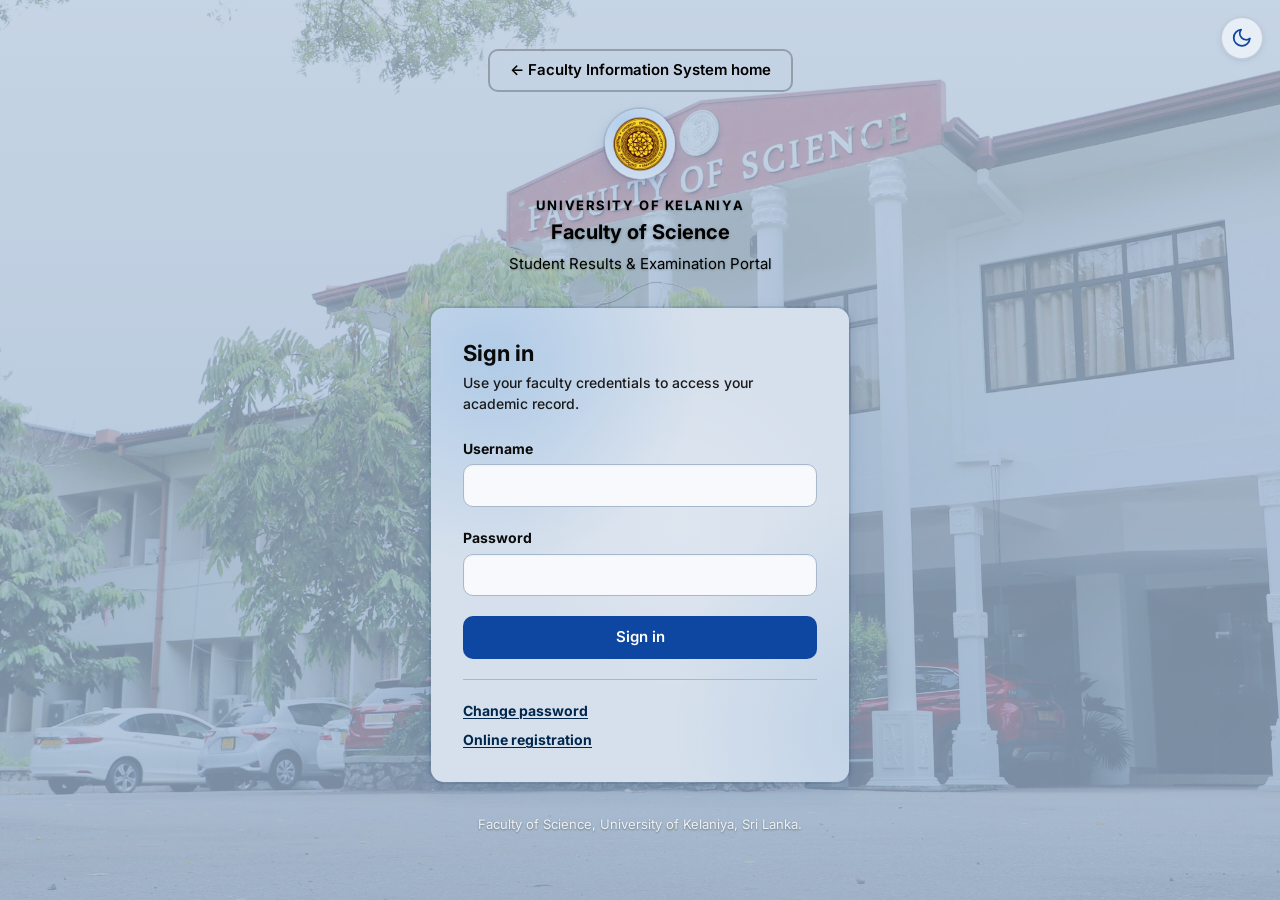
<file: student-login.html>
<!DOCTYPE html>
<html lang="en" data-theme="light">
  <head>
    <meta charset="utf-8" />
    <meta name="viewport" content="width=device-width, initial-scale=1" />
    <title>Sign in — Faculty of Science Student Portal</title>
    <link rel="preconnect" href="https://fonts.googleapis.com" />
    <link rel="preconnect" href="https://fonts.gstatic.com" crossorigin />
    <link
      href="https://fonts.googleapis.com/css2?family=Inter:wght@400;500;600;700;800&display=swap"
      rel="stylesheet"
    />
    <link rel="stylesheet" href="css/main.css" />
    <script src="js/theme.js"></script>
  </head>
  <body class="page-bg--photo">
    <a class="skip-link" href="#login-form">Skip to sign in</a>
    <div class="theme-toggle-wrap">
      <button type="button" class="theme-toggle" data-theme-toggle>
        <svg class="theme-toggle__icon theme-toggle__icon--moon" xmlns="http://www.w3.org/2000/svg" viewBox="0 0 24 24" fill="none" stroke="currentColor" stroke-width="2" stroke-linecap="round" stroke-linejoin="round" aria-hidden="true"><path d="M21 12.79A9 9 0 1 1 11.21 3 7 7 0 0 0 21 12.79z"/></svg>
        <svg class="theme-toggle__icon theme-toggle__icon--sun" xmlns="http://www.w3.org/2000/svg" viewBox="0 0 24 24" fill="none" stroke="currentColor" stroke-width="2" stroke-linecap="round" stroke-linejoin="round" aria-hidden="true"><circle cx="12" cy="12" r="4"/><path d="M12 2v2m0 16v2M4.93 4.93l1.41 1.41m11.31 11.31l1.41 1.41M2 12h2m16 0h2M4.93 19.07l1.41-1.41M17.66 6.34l1.41-1.41"/></svg>
      </button>
    </div>
    <div class="login-page">
      <p class="login-back-link">
        <a class="btn btn--ghost" href="index.html">← Faculty Information System home</a>
      </p>
      <header class="login-brand" role="banner">
        <div class="login-brand__crest">
          <img src="logos/Kelaniya.png" alt="University of Kelaniya logo" />
        </div>
        <p class="login-brand__uni">University of Kelaniya</p>
        <h1 class="login-brand__faculty">Faculty of Science</h1>
        <p class="login-brand__portal">Student Results &amp; Examination Portal</p>
      </header>

      <main class="login-card card card--elevated" id="main-content">
        <h1>Sign in</h1>
        <p class="subtitle">Use your faculty credentials to access your academic record.</p>

        <form id="login-form" action="dashboard.html" method="get" novalidate>
          <div class="form-group">
            <label for="username">Username</label>
            <input
              id="username"
              name="username"
              type="text"
              autocomplete="username"
              required
              aria-required="true"
            />
          </div>
          <div class="form-group">
            <label for="password">Password</label>
            <input
              id="password"
              name="password"
              type="password"
              autocomplete="current-password"
              required
              aria-required="true"
            />
          </div>
          <button type="submit" class="btn btn--primary btn--block">Sign in</button>
        </form>

        <nav class="form-footer-links" aria-label="Account help">
          <a href="#">Change password</a>
          <a href="#">Online registration</a>
        </nav>
      </main>

      <footer class="login-footer">
        <p>Faculty of Science, University of Kelaniya, Sri Lanka.</p>
      </footer>
    </div>
    <script src="js/auth.js"></script>
    <script>
      (function () {
        if (window.PortalAuth && window.PortalAuth.isLoggedIn()) {
          window.location.replace("dashboard.html");
        }
        var form = document.getElementById("login-form");
        form.addEventListener("submit", function (e) {
          e.preventDefault();
          var u = document.getElementById("username").value.trim();
          var p = document.getElementById("password").value;
          if (!u || !p) return;
          PortalAuth.login();
          window.location.href = "dashboard.html";
        });
      })();
    </script>
  </body>
</html>
</file>
<file: css/main.css>
/* Faculty of Science — Student Results Portal
  University of Kelaniya — application styles */

:root {
  color-scheme: light;
  --color-primary: #0d47a1;
  --color-primary-dark: #061d42;
  --color-primary-light: #1565c0;
  --color-accent: #003d7a;
  --color-surface: #f2f5f9;
  --color-bg: #e4ebf3;
  --color-bg-muted: #d8e2ed;
  --color-border: #a8b8cc;
  /* Near-black body copy on light/pale surfaces */
  --color-text: #0a0a0a;
  --color-text-muted: #242424;
  --color-success: #2e7d32;
  --color-warning: #ed6c02;
  --shadow-sm: 0 1px 2px rgba(15, 35, 60, 0.06), 0 2px 6px rgba(13, 71, 161, 0.06);
  --shadow-md: 0 2px 6px rgba(15, 35, 60, 0.07), 0 8px 20px rgba(13, 71, 161, 0.1);
  --radius: 14px;
  --radius-sm: 10px;
  --font-sans: "Inter", system-ui, -apple-system, Segoe UI, Roboto, sans-serif;
  --focus-ring: 0 0 0 3px rgba(25, 118, 210, 0.45);
  /* Liquid surfaces — cooler, less white; softer shine so text stays legible */
  --liquid-base: #d6e0ec;
  --liquid-base-strong: #e8eef6;
  --liquid-highlight-a: rgba(25, 118, 210, 0.2);
  --liquid-highlight-b: rgba(66, 133, 200, 0.14);
  --liquid-border: rgba(18, 55, 95, 0.18);
  --liquid-shine: rgba(255, 255, 255, 0.18);
  --body-overlay: rgba(176, 196, 218, 0.72);
  --body-overlay-2: rgba(155, 180, 208, 0.78);
  --table-wrap-bg: #d8e4f0;
  --table-row-alt: #e0eaf4;
  --table-row-hover: #c8daf0;
  --login-crest-base: #dce6f2;
  --header-gradient: linear-gradient(128deg, #051a40 0%, #0d47a1 42%, #1565c0 88%);
  /* Card / panel edge treatment */
  --edge-outer: 0 0 0 1px rgba(18, 55, 95, 0.1);
  --edge-inset: inset 0 1px 0 rgba(255, 255, 255, 0.5);
  --btn-primary-hover: #082a5c;
}

[data-theme="dark"] {
  color-scheme: dark;
  --color-primary: #5c9ce6;
  --color-primary-dark: #90caf9;
  --color-primary-light: #7eb8f0;
  --color-accent: #64b5f6;
  --color-surface: #1c2433;
  --color-bg: #121820;
  --color-bg-muted: #243044;
  --color-border: #4a5d78;
  --color-text: #e8eef4;
  --color-text-muted: #a8b9cc;
  --color-success: #66bb6a;
  --color-warning: #ffb74d;
  --shadow-sm: 0 1px 2px rgba(0, 0, 0, 0.4), 0 0 0 1px rgba(255, 255, 255, 0.05);
  --shadow-md: 0 4px 20px rgba(0, 0, 0, 0.5), 0 0 0 1px rgba(255, 255, 255, 0.06);
  --focus-ring: 0 0 0 3px rgba(100, 181, 246, 0.5);
  --liquid-base: #1a2332;
  --liquid-base-strong: #222c3e;
  --liquid-highlight-a: rgba(100, 181, 246, 0.14);
  --liquid-highlight-b: rgba(66, 165, 245, 0.09);
  --liquid-border: rgba(130, 170, 220, 0.2);
  --liquid-shine: rgba(255, 255, 255, 0.05);
  --body-overlay: rgba(10, 14, 22, 0.82);
  --body-overlay-2: rgba(10, 14, 22, 0.9);
  --table-wrap-bg: #1a2433;
  --table-row-alt: #222e42;
  --table-row-hover: #243a58;
  --login-crest-base: #252f42;
  --header-gradient: linear-gradient(128deg, #030d1f 0%, #0a1f42 48%, #143560 100%);
  --edge-outer: 0 0 0 1px rgba(255, 255, 255, 0.09);
  --edge-inset: inset 0 1px 0 rgba(255, 255, 255, 0.06);
  --btn-primary-hover: #3a7fd4;
}

@keyframes liquid-surface-flow {
  0%,
  100% {
    transform: translate(0, 0) scale(1);
  }
  28% {
    transform: translate(5%, -4%) scale(1.05);
  }
  55% {
    transform: translate(-4%, 5%) scale(1.02);
  }
  78% {
    transform: translate(-5%, -3%) scale(1.04);
  }
}

@keyframes liquid-header-flow {
  0%,
  100% {
    transform: translate(0, 0) scale(1);
    opacity: 0.85;
  }
  50% {
    transform: translate(6%, -5%) scale(1.08);
    opacity: 1;
  }
}

*,
*::before,
*::after {
  box-sizing: border-box;
}

html {
  font-size: 100%;
  -webkit-text-size-adjust: 100%;
}

body {
  margin: 0;
  min-height: 100vh;
  font-family: var(--font-sans);
  font-size: 1rem;
  line-height: 1.5;
  color: var(--color-text);
  background-color: var(--color-bg);
  background-image: none;
}

/* Campus photo: only index (landing), student-login, staff-dashboard */
body.page-bg--photo {
  background-color: #b9c9dc;
  background-image:
    linear-gradient(var(--body-overlay), var(--body-overlay-2)),
    url("../bg%20photos/fos_image.jpg");
  background-size: cover;
  background-position: center;
  background-repeat: no-repeat;
  background-attachment: fixed;
}

[data-theme="dark"] body {
  background-color: var(--color-bg);
}

[data-theme="dark"] body.page-bg--photo {
  background-color: #0a0e14;
  background-image:
    linear-gradient(var(--body-overlay), var(--body-overlay-2)),
    url("../bg%20photos/fos_image.jpg");
}

/* Skip link */
.skip-link {
  position: absolute;
  top: -100px;
  left: 1rem;
  padding: 0.5rem 1rem;
  background: var(--color-primary);
  color: #fff;
  z-index: 1000;
  border-radius: var(--radius-sm);
  text-decoration: none;
  font-weight: 600;
}

.skip-link:focus {
  top: 1rem;
  outline: none;
  box-shadow: var(--focus-ring);
}

/* Typography */
h1,
h2,
h3 {
  margin: 0 0 0.5rem;
  font-weight: 700;
  line-height: 1.25;
  color: var(--color-text);
}

h1 {
  font-size: clamp(1.5rem, 2.5vw, 1.875rem);
}

h2 {
  font-size: clamp(1.25rem, 2vw, 1.5rem);
}

h3 {
  font-size: 1.125rem;
}

p {
  margin: 0 0 1rem;
}

a {
  color: var(--color-accent);
  text-decoration-thickness: 1px;
  text-underline-offset: 2px;
}

a:hover {
  color: var(--color-primary);
}

[data-theme="dark"] a:hover {
  color: var(--color-primary-light);
}

/* Light mode: strong contrast on pale cards / tables (dark mode unchanged) */
html[data-theme="light"] .btn--secondary {
  color: #0a0a0a;
}

html[data-theme="light"] .btn--ghost {
  color: #0a0a0a;
  border-color: rgba(0, 0, 0, 0.22);
}

html[data-theme="light"] .btn--ghost:hover {
  background: rgba(0, 0, 0, 0.07);
  color: #000000;
}

html[data-theme="light"] .form-group label {
  color: #0a0a0a;
}

html[data-theme="light"] .card__title {
  color: #1a1a1a;
}

html[data-theme="light"] .card__meta {
  color: #242424;
}

html[data-theme="light"] .detail-list dt {
  color: #1f1f1f;
}

html[data-theme="light"] .detail-list dd {
  color: #0a0a0a;
}

html[data-theme="light"] .results-table td {
  color: #0a0a0a;
}

html[data-theme="light"] .page-main .subtitle {
  color: #242424 !important;
}

/* Layout utilities */
.container {
  width: 100%;
  max-width: 1200px;
  margin: 0 auto;
  padding: 0 1.25rem;
}

.page-main {
  padding: 1.5rem 0 3rem;
}

/* Buttons */
.btn {
  display: inline-flex;
  align-items: center;
  justify-content: center;
  gap: 0.5rem;
  padding: 0.625rem 1.25rem;
  font-family: inherit;
  font-size: 0.9375rem;
  font-weight: 600;
  line-height: 1.25;
  border-radius: var(--radius-sm);
  border: 2px solid transparent;
  cursor: pointer;
  text-decoration: none;
  transition: background 0.15s, border-color 0.15s, color 0.15s, box-shadow 0.15s;
}

.btn:focus-visible {
  outline: none;
  box-shadow: var(--focus-ring);
}

.btn--primary {
  background: var(--color-primary);
  color: #fff;
}

.btn--primary:hover {
  background: var(--btn-primary-hover);
}

.btn--secondary {
  background: var(--color-surface);
  color: var(--color-primary);
  border-color: var(--color-border);
}

.btn--secondary:hover {
  background: var(--color-bg-muted);
  border-color: var(--color-primary-light);
}

.btn--ghost {
  background: transparent;
  color: var(--color-primary);
}

.btn--ghost:hover {
  background: rgba(13, 71, 161, 0.08);
}

[data-theme="dark"] .btn--ghost {
  color: var(--color-primary-light);
}

[data-theme="dark"] .btn--ghost:hover {
  background: rgba(100, 181, 246, 0.12);
}

.btn--block {
  width: 100%;
}

.btn-group {
  display: flex;
  flex-wrap: wrap;
  gap: 0.75rem;
  align-items: center;
}

/* Theme toggle (icons only: moon = go dark, sun = go light) */
.theme-toggle-wrap {
  position: fixed;
  top: 1rem;
  right: 1rem;
  z-index: 50;
}

.theme-toggle {
  display: inline-flex;
  align-items: center;
  justify-content: center;
  width: 2.75rem;
  height: 2.75rem;
  padding: 0;
  border-radius: 50%;
  border: 2px solid var(--liquid-border);
  background: var(--liquid-base-strong);
  color: var(--color-primary);
  cursor: pointer;
  font-family: inherit;
  transition: background 0.15s, border-color 0.15s, color 0.15s, transform 0.15s;
  box-shadow: var(--shadow-sm);
}

.theme-toggle:focus-visible {
  outline: none;
  box-shadow: var(--focus-ring);
}

.theme-toggle:hover {
  background: var(--liquid-base);
  border-color: var(--color-primary-light);
  transform: scale(1.05);
}

.theme-toggle__icon {
  width: 1.35rem;
  height: 1.35rem;
  flex-shrink: 0;
}

html[data-theme="light"] .theme-toggle__icon--sun {
  display: none;
}

html[data-theme="dark"] .theme-toggle__icon--moon {
  display: none;
}

.app-header .theme-toggle {
  position: static;
  background: rgba(255, 255, 255, 0.14);
  border-color: rgba(255, 255, 255, 0.5);
  color: #fff;
  box-shadow: none;
}

.app-header .theme-toggle:hover {
  background: rgba(255, 255, 255, 0.26);
  border-color: #fff;
}

/* Shared liquid layer (isolation keeps negative z-index ::before under content, including text nodes) */
.card::before,
.action-tile::before,
.table-wrap::before {
  content: "";
  position: absolute;
  inset: -48%;
  background-color: var(--liquid-base);
  background-image:
    radial-gradient(ellipse 46% 40% at 32% 30%, var(--liquid-highlight-a), transparent 55%),
    radial-gradient(ellipse 42% 48% at 76% 70%, var(--liquid-highlight-b), transparent 52%),
    radial-gradient(ellipse 30% 28% at 55% 48%, var(--liquid-shine), transparent 65%);
  animation: liquid-surface-flow 17s ease-in-out infinite;
  pointer-events: none;
  z-index: -1;
}

.action-tile::before {
  animation-duration: 19s;
  animation-delay: -7s;
}

.table-wrap::before {
  animation-duration: 21s;
  animation-delay: -4s;
  background-color: var(--table-wrap-bg);
}

/* Cards */
.card {
  position: relative;
  z-index: 0;
  isolation: isolate;
  overflow: hidden;
  background: transparent;
  border-radius: var(--radius);
  border: 1px solid var(--liquid-border);
  box-shadow: var(--edge-outer), var(--edge-inset), var(--shadow-md);
  padding: 1.25rem 1.5rem;
}

.card--elevated {
  box-shadow: var(--edge-outer), var(--edge-inset), var(--shadow-md);
}

.card__title {
  font-size: 0.8125rem;
  font-weight: 600;
  text-transform: uppercase;
  letter-spacing: 0.04em;
  color: var(--color-text-muted);
  margin: 0 0 0.35rem;
}

html[data-theme="light"] .card__title {
  color: #0a0a0a;
  font-weight: 700;
  opacity: 0.92;
}

.card__value {
  font-size: 1.5rem;
  font-weight: 700;
  color: var(--color-primary-dark);
  margin: 0;
}

html[data-theme="light"] .card__value {
  color: #000000;
}

.card__meta {
  font-size: 0.875rem;
  color: var(--color-text-muted);
  margin: 0.25rem 0 0;
}

html[data-theme="light"] .card__meta {
  color: #1a1a1a;
  opacity: 0.88;
}

/* Forms */
.form-group {
  margin-bottom: 1.25rem;
}

.form-group label {
  display: block;
  font-size: 0.875rem;
  font-weight: 600;
  color: var(--color-text);
  margin-bottom: 0.35rem;
}

html[data-theme="light"] .form-group label {
  color: #0a0a0a;
  font-weight: 700;
}

.form-group input[type="text"],
.form-group input[type="password"],
.form-group input[type="search"],
.form-group select {
  width: 100%;
  padding: 0.65rem 0.85rem;
  font-family: inherit;
  font-size: 1rem;
  border: 1px solid var(--color-border);
  border-radius: var(--radius-sm);
  background: var(--liquid-base-strong);
  color: var(--color-text);
  box-shadow: inset 0 1px 2px rgba(15, 35, 60, 0.04);
}

html[data-theme="light"] .form-group input[type="text"],
html[data-theme="light"] .form-group input[type="password"],
html[data-theme="light"] .form-group input[type="search"],
html[data-theme="light"] .form-group select {
  background: #f7f9fc;
  color: #000000;
}

.form-group input:focus-visible,
.form-group select:focus-visible {
  outline: none;
  border-color: var(--color-accent);
  box-shadow: var(--focus-ring);
}

.form-footer-links {
  display: flex;
  flex-direction: column;
  gap: 0.5rem;
  margin-top: 1.25rem;
  padding-top: 1.25rem;
  border-top: 1px solid var(--color-border);
  font-size: 0.875rem;
}

.form-footer-links a {
  color: var(--color-accent);
  font-weight: 600;
}

html[data-theme="light"] .form-footer-links a {
  color: #00264d;
  font-weight: 700;
}

/* Login page */
.login-page {
  min-height: 100vh;
  display: flex;
  flex-direction: column;
  align-items: center;
  justify-content: center;
  padding: 2rem 1rem;
  background: transparent;
}

.login-brand {
  text-align: center;
  margin-bottom: 2rem;
  max-width: 420px;
}

.login-brand__crest {
  position: relative;
  z-index: 0;
  isolation: isolate;
  overflow: hidden;
  width: 72px;
  height: 72px;
  margin: 0 auto 1rem;
  padding: 0.4rem;
  background: transparent;
  border: 1px solid var(--liquid-border);
  border-radius: 50%;
  display: grid;
  place-items: center;
  box-shadow: var(--edge-outer), var(--edge-inset), var(--shadow-md);
}

.login-brand__crest::before {
  content: "";
  position: absolute;
  inset: -35%;
  background-color: var(--login-crest-base);
  background-image:
    radial-gradient(circle at 35% 30%, var(--liquid-highlight-a), transparent 58%),
    radial-gradient(circle at 70% 65%, var(--liquid-highlight-b), transparent 55%);
  animation: liquid-surface-flow 14s ease-in-out infinite;
  z-index: -1;
  pointer-events: none;
}

.login-brand__crest img {
  position: relative;
  width: 100%;
  height: 100%;
  object-fit: contain;
}

/* Login brand sits on the photo — use light text so it reads on blue/sky areas */
.login-brand__uni {
  font-size: 0.8125rem;
  font-weight: 600;
  text-transform: uppercase;
  letter-spacing: 0.12em;
  color: rgba(255, 255, 255, 0.9);
  margin: 0 0 0.25rem;
  text-shadow: 0 1px 2px rgba(0, 0, 0, 0.35);
}

html[data-theme="light"] .login-brand__uni {
  color: #000000;
  font-weight: 700;
  text-shadow: 0 1px 2px rgba(0, 0, 0, 0.25);
}

.login-brand__faculty {
  font-size: 1.25rem;
  font-weight: 700;
  color: #ffffff;
  margin: 0;
  text-shadow: 0 1px 3px rgba(0, 0, 0, 0.45);
}

html[data-theme="light"] .login-brand__faculty {
  color: #000000;
  text-shadow: 0 1px 3px rgba(0, 0, 0, 0.25);
}

.login-brand__portal {
  font-size: 0.9375rem;
  color: rgba(255, 255, 255, 0.88);
  margin: 0.5rem 0 0;
  text-shadow: 0 1px 2px rgba(0, 0, 0, 0.35);
}

html[data-theme="light"] .login-brand__portal {
  color: #000000;
  text-shadow: 0 1px 2px rgba(0, 0, 0, 0.25);
}

.login-card {
  width: 100%;
  max-width: 420px;
  padding: 2rem;
}

.login-card h1 {
  font-size: 1.375rem;
  margin-bottom: 0.25rem;
}

.login-card .subtitle {
  font-size: 0.875rem;
  color: var(--color-text-muted);
  margin: 0 0 1.5rem;
  font-weight: 500;
}

html[data-theme="light"] .login-card .subtitle {
  color: #1a1a1a;
}

.login-footer {
  margin-top: 2rem;
  text-align: center;
  font-size: 0.8125rem;
  color: rgba(255, 255, 255, 0.85);
  text-shadow: 0 1px 2px rgba(0, 0, 0, 0.35);
}

.login-page .theme-toggle {
  border-color: rgba(255, 255, 255, 0.55);
  color: #fff;
  background: linear-gradient(145deg, rgba(13, 71, 161, 0.55), rgba(8, 42, 92, 0.75));
  box-shadow: 0 4px 16px rgba(8, 42, 92, 0.35);
}

.login-page .theme-toggle:hover {
  background: linear-gradient(145deg, rgba(21, 101, 192, 0.65), rgba(8, 42, 92, 0.85));
  border-color: rgba(255, 255, 255, 0.85);
}

/* App header */
.app-header {
  position: relative;
  z-index: 0;
  overflow: hidden;
  background: var(--header-gradient);
  color: #fff;
  padding: 1rem 0;
  box-shadow: var(--shadow-md), inset 0 -1px 0 rgba(0, 0, 0, 0.12);
  border-bottom: 1px solid rgba(255, 255, 255, 0.14);
}

.app-header::before {
  content: "";
  position: absolute;
  inset: -35% -25%;
  background:
    radial-gradient(ellipse 55% 70% at 18% 25%, rgba(100, 181, 246, 0.45), transparent 58%),
    radial-gradient(ellipse 50% 60% at 88% 78%, rgba(25, 118, 210, 0.4), transparent 55%);
  animation: liquid-header-flow 22s ease-in-out infinite alternate;
  pointer-events: none;
  z-index: 0;
}

.app-header .container {
  position: relative;
  z-index: 1;
}

/* Global heading color must not override header (was dark text on blue bar) */
.app-header h1,
.app-header h2,
.app-header h3 {
  color: #fff;
}

.app-header a:not(.btn) {
  color: #e3f2fd;
}

.app-header a:not(.btn):hover {
  color: #fff;
}

.app-header__inner {
  display: flex;
  flex-wrap: wrap;
  align-items: center;
  justify-content: space-between;
  gap: 1rem;
}

.app-header__brand {
  display: flex;
  align-items: center;
  gap: 0.75rem;
}

.app-header__logo {
  width: 44px;
  height: 44px;
  object-fit: contain;
  border-radius: 50%;
  background: rgba(255, 255, 255, 0.92);
  padding: 0.25rem;
  border: 1px solid rgba(255, 255, 255, 0.55);
}

.app-header__title {
  font-size: 1rem;
  font-weight: 700;
  margin: 0;
  color: #ffffff;
  text-shadow: 0 2px 4px rgba(0, 0, 0, 0.25);
}

.app-header__title span {
  display: block;
  font-size: 0.75rem;
  font-weight: 500;
  opacity: 0.98;
  margin-top: 0.15rem;
  color: rgba(255, 255, 255, 0.95);
  text-shadow: 0 1px 3px rgba(0, 0, 0, 0.25);
}

.app-header__student {
  display: flex;
  flex-wrap: wrap;
  align-items: center;
  gap: 1rem 1.5rem;
  font-size: 0.875rem;
}

.app-header__student strong {
  display: block;
  font-size: 1rem;
  color: #ffffff;
  font-weight: 700;
  text-shadow: 0 1px 2px rgba(0, 0, 0, 0.25);
}

.app-header__student span {
  opacity: 0.98;
  color: rgba(255, 255, 255, 0.95);
}

.app-header .btn--secondary {
  background: rgba(255, 255, 255, 0.12);
  border-color: rgba(255, 255, 255, 0.45);
  color: #fff !important;
}

.app-header .btn--secondary:hover {
  background: rgba(255, 255, 255, 0.22);
  border-color: #fff;
}

/* Dashboard grid */
.summary-grid {
  display: grid;
  grid-template-columns: repeat(auto-fill, minmax(200px, 1fr));
  gap: 1rem;
  margin-bottom: 2rem;
}

.actions-section h2 {
  margin-bottom: 1rem;
}

.actions-grid {
  display: grid;
  grid-template-columns: repeat(auto-fill, minmax(160px, 1fr));
  gap: 0.875rem;
  margin-bottom: 2rem;
}

.action-tile {
  position: relative;
  z-index: 0;
  isolation: isolate;
  overflow: hidden;
  display: flex;
  flex-direction: column;
  align-items: flex-start;
  padding: 1.125rem 1.25rem;
  background: transparent;
  border: 1px solid var(--liquid-border);
  border-radius: var(--radius);
  text-decoration: none;
  color: var(--color-text);
  font-weight: 600;
  font-size: 0.9375rem;
  box-shadow: var(--edge-outer), var(--edge-inset), var(--shadow-sm);
  transition: border-color 0.15s, box-shadow 0.15s, transform 0.15s;
  min-height: 88px;
}

.action-tile:hover {
  border-color: var(--color-primary-light);
  box-shadow: var(--edge-outer), var(--edge-inset), var(--shadow-md);
  color: var(--color-primary-dark);
}

html[data-theme="light"] .action-tile:hover {
  color: #000000;
}

.action-tile:focus-visible {
  outline: none;
  box-shadow: var(--focus-ring);
}

.action-tile small {
  display: block;
  margin-top: 0.35rem;
  font-weight: 600;
  font-size: 0.75rem;
  color: var(--color-text-muted);
}

html[data-theme="light"] .action-tile small {
  color: #1a1a1a;
}

.dashboard-two-col {
  display: grid;
  grid-template-columns: 1fr;
  gap: 1.5rem;
}

@media (min-width: 900px) {
  .dashboard-two-col {
    grid-template-columns: 1fr 340px;
    align-items: start;
  }
}

.detail-list {
  list-style: none;
  margin: 0;
  padding: 0;
}

.detail-list li {
  display: grid;
  grid-template-columns: 140px 1fr;
  gap: 0.75rem;
  padding: 0.65rem 0;
  border-bottom: 1px solid var(--color-bg-muted);
  font-size: 0.9375rem;
}

.detail-list li:last-child {
  border-bottom: none;
}

.detail-list dt {
  margin: 0;
  font-weight: 600;
  color: var(--color-text-muted);
}

html[data-theme="light"] .detail-list dt {
  color: #0a0a0a;
  font-weight: 700;
  opacity: 0.95;
}

.detail-list dd {
  margin: 0;
  color: var(--color-text);
  font-weight: 500;
}

html[data-theme="light"] .detail-list dd {
  color: #1a1a1a;
  font-weight: 500;
  opacity: 0.9;
}

/* Page title bar */
.page-title-bar {
  display: flex;
  flex-wrap: wrap;
  align-items: flex-start;
  justify-content: space-between;
  gap: 1rem;
  margin-bottom: 1.5rem;
}

.page-title-bar h1 {
  margin: 0;
}

html[data-theme="light"] .page-title-bar h1 {
  color: #000000;
}

/* Results summary strip */
.results-summary {
  display: grid;
  grid-template-columns: repeat(auto-fill, minmax(160px, 1fr));
  gap: 1rem;
  margin-bottom: 1.5rem;
}

.results-summary .card {
  padding: 1rem 1.25rem;
}

.results-summary .card__value {
  font-size: 1.35rem;
}

/* Filters */
.filters-bar {
  display: flex;
  flex-wrap: wrap;
  gap: 1rem;
  align-items: flex-end;
  margin-bottom: 1rem;
}

.filters-bar .form-group {
  margin-bottom: 0;
  flex: 1 1 160px;
  min-width: 140px;
}

.filters-bar .form-group--search {
  flex: 2 1 220px;
}

.table-wrap {
  position: relative;
  z-index: 0;
  isolation: isolate;
  overflow: auto;
  border-radius: var(--radius);
  border: 1px solid var(--liquid-border);
  background: transparent;
  max-height: min(70vh, 560px);
  box-shadow: var(--edge-outer), var(--edge-inset), var(--shadow-sm);
}

.results-table {
  width: 100%;
  border-collapse: collapse;
  font-size: 0.875rem;
}

.results-table thead {
  position: sticky;
  top: 0;
  z-index: 1;
  background: var(--color-primary);
  color: #fff;
}

.results-table th {
  text-align: left;
  padding: 0.85rem 1rem;
  font-weight: 600;
  white-space: nowrap;
}

.results-table td {
  padding: 0.75rem 1rem;
  border-bottom: 1px solid var(--color-bg-muted);
  vertical-align: top;
  color: var(--color-text);
}

html[data-theme="light"] .results-table td {
  color: #0a0a0a;
  font-weight: 500;
}

.results-table tbody tr:nth-child(even) {
  background: var(--table-row-alt);
}

html[data-theme="light"] .results-table tbody tr:nth-child(even) {
  background: #f0f5fa;
}

.results-table tbody tr:hover {
  background: var(--table-row-hover);
}

html[data-theme="light"] .results-table tbody tr:hover {
  background: #d8eaf9;
}

.results-table .grade {
  font-weight: 700;
  color: var(--color-primary-dark);
}

html[data-theme="light"] .results-table .grade {
  color: #000000;
}

.empty-row td {
  text-align: center;
  color: var(--color-text-muted);
  padding: 2rem;
  font-weight: 600;
}

html[data-theme="light"] .empty-row td {
  color: #1a1a1a;
}

/* Admission page */
.admission-layout {
  max-width: 720px;
  margin: 0 auto;
}

.admission-screen-card .detail-list li {
  grid-template-columns: 160px 1fr;
}

/* Printable admission — screen preview */
.print-admission {
  margin-top: 2rem;
  padding: 2rem;
  background: linear-gradient(180deg, #fbfcfe 0%, #f1f4f8 100%) !important;
  border: 2px solid #000000 !important;
  border-radius: 0;
  color: #000000;
  box-shadow: 0 10px 28px rgba(10, 25, 41, 0.12);
}

.print-admission__header {
  text-align: center;
  border-bottom: 2px solid #082a5c !important;
  padding-bottom: 1rem;
  margin-bottom: 1.25rem;
}

.print-admission__header .uni {
  font-size: 0.75rem;
  font-weight: 700;
  text-transform: uppercase;
  letter-spacing: 0.15em;
  color: #000000 !important;
  margin: 0 0 0.25rem;
}

.print-admission__header .faculty {
  font-size: 0.95rem;
  font-weight: 600;
  margin: 0 0 0.5rem;
  color: #000000 !important;
}

.print-admission__header .doc-title {
  font-size: 1.25rem;
  font-weight: 800;
  color: #082a5c !important;
  margin: 0.75rem 0 0;
}

.print-admission__logo {
  width: 56px;
  height: 56px;
  object-fit: contain;
  display: block;
  margin: 0.5rem auto;
}

.print-admission__body {
  display: grid;
  gap: 0.75rem;
  font-size: 0.9rem;
  margin: 0;
}

.print-admission__row {
  display: grid;
  grid-template-columns: 140px 1fr;
  gap: 0.5rem;
  padding: 0.35rem 0;
  border-bottom: 1px solid #ddd;
}

.print-admission__row dt {
  font-weight: 700;
  margin: 0;
  color: #000000 !important;
}

.print-admission__row dd {
  margin: 0;
  color: #000000 !important;
}

.print-admission__footer {
  margin-top: 1.5rem;
  padding-top: 1rem;
  border-top: 1px solid #999;
  font-size: 0.75rem;
  color: #444 !important;
}

.screen-only {
  display: block;
}

/* Print */
@media print {
  body {
    background: #fff;
    background-image: none !important;
  }

  .skip-link,
  .app-header,
  .screen-only,
  .page-title-bar .btn-group,
  .login-page .login-footer,
  .theme-toggle-wrap,
  .theme-toggle {
    display: none !important;
  }

  .page-main {
    padding: 0;
  }

  .print-admission__header .doc-title,
  .print-admission__row dt,
  .print-admission__row dd {
    color: #000000 !important;
  }

  .print-admission {
    border: none;
    padding: 0;
    margin: 0;
    box-shadow: none;
  }

  .container {
    max-width: 100%;
    padding: 0;
  }

  .results-table thead {
    background: #0d47a1 !important;
    -webkit-print-color-adjust: exact;
    print-color-adjust: exact;
  }

  .filters-bar,
  .results-summary,
  #filter-hint {
    display: none !important;
  }

  .table-wrap {
    max-height: none;
    border: none;
  }

  .card {
    box-shadow: none;
    border: 1px solid #ccc;
  }

  .card::before,
  .action-tile::before,
  .table-wrap::before,
  .app-header::before,
  .login-brand__crest::before {
    animation: none !important;
  }
}

@media (max-width: 700px) {
  .app-header__logo {
    width: 38px;
    height: 38px;
  }
}

/* Reduced motion */
@media (prefers-reduced-motion: reduce) {
  *,
  *::before,
  *::after {
    transition-duration: 0.01ms !important;
  }

  .card::before,
  .action-tile::before,
  .table-wrap::before,
  .app-header::before,
  .login-brand__crest::before,
  .fis-landing__link-bar::before {
    animation: none !important;
  }
}

/* ——— Faculty Information System landing (legacy-style) ——— */
body.fis-landing-body {
  --fis-page-bg: #b4c4d6;
  --fis-text: #0a0a0a;
  --fis-masthead-muted: #2a2a2a;
  --fis-help-bg: #e8eef6;
  --fis-help-border: rgba(18, 55, 95, 0.16);
  --fis-footer-text: #1f1f1f;
  --fis-link-bar-text: #000000;
  --fis-title-bar-shadow: inset 0 1px 0 rgba(255, 255, 255, 0.55), 0 0 0 1px rgba(18, 55, 95, 0.08);
  color: var(--fis-text);
}

/* Solid page tint when landing has no photo (should not apply with .page-bg--photo) */
body.fis-landing-body:not(.page-bg--photo) {
  background-color: var(--fis-page-bg);
}

[data-theme="dark"] body.fis-landing-body {
  --fis-page-bg: #0f141c;
  --fis-text: #e8eef4;
  --fis-masthead-muted: #9fb0c3;
  --fis-title-bar-bg: #0a2744;
  --fis-title-bar-text: #e3f2fd;
  --fis-hero-overlay: rgba(0, 20, 45, 0.78);
  --fis-bar-bg: #1a2838;
  --fis-bar-text: #e3f2fd;
  --fis-bar-border: rgba(100, 181, 246, 0.25);
  --fis-footer-text: #9fb0c3;
  --fis-help-bg: rgba(28, 36, 51, 0.85);
  --fis-help-border: rgba(100, 181, 246, 0.2);
  --fis-link-bar-text: #e3f2fd;
  --fis-title-bar-shadow: none;
}

.fis-landing {
  max-width: 920px;
  margin: 0 auto;
  padding: 0 1rem 2.5rem;
  font-family: var(--font-sans);
}

.fis-landing__theme.theme-toggle-wrap {
  position: fixed;
}

.fis-landing-body .fis-landing__theme .theme-toggle {
  border-color: rgba(0, 89, 150, 0.35);
  background: var(--liquid-base-strong);
  color: #004080;
  box-shadow: var(--edge-outer), var(--edge-inset), var(--shadow-sm);
}

[data-theme="dark"] .fis-landing-body .fis-landing__theme .theme-toggle {
  border-color: var(--liquid-border);
  background: var(--liquid-base-strong);
  color: var(--color-accent);
}

.fis-landing__masthead {
  display: flex;
  flex-wrap: wrap;
  align-items: center;
  justify-content: space-between;
  gap: 0.75rem 1.5rem;
  padding: 1rem 0 0.75rem;
  border-bottom: 1px solid rgba(18, 55, 95, 0.14);
}

.fis-landing__uni {
  margin: 0;
  font-family: Georgia, "Times New Roman", Times, serif;
  font-size: 0.8125rem;
  font-weight: 400;
  letter-spacing: 0.08em;
  text-transform: uppercase;
  color: var(--fis-masthead-muted);
}

html[data-theme="light"] .fis-landing__uni {
  color: #000000;
  font-weight: 600;
}

.fis-landing__utility {
  font-size: 0.875rem;
}

.fis-landing__utility a {
  color: #000000;
  font-weight: 700;
  text-underline-offset: 3px;
}

[data-theme="dark"] .fis-landing__utility a {
  color: var(--color-accent);
}

.fis-landing__utility-sep {
  color: var(--fis-masthead-muted);
}

.fis-landing__title-bar {
  margin: 0 0 0.5rem;
  padding: 0.65rem 1rem;
  background: linear-gradient(180deg, #c8ddf0 0%, #b2d0ea 100%);
  border: 1px solid rgba(18, 55, 95, 0.18);
  border-radius: var(--radius-sm);
  box-shadow: var(--fis-title-bar-shadow, inset 0 1px 0 rgba(255, 255, 255, 0.5));
}

[data-theme="dark"] .fis-landing__title-bar {
  background: var(--fis-title-bar-bg);
  border-color: var(--fis-bar-border);
  border-radius: var(--radius-sm);
  box-shadow: var(--edge-outer), var(--edge-inset);
}

.fis-landing__system-title {
  margin: 0;
  font-size: clamp(0.95rem, 2.5vw, 1.125rem);
  font-weight: 700;
  font-style: italic;
  color: #000000;
  text-align: center;
  letter-spacing: 0.02em;
}

[data-theme="dark"] .fis-landing__system-title {
  color: var(--fis-title-bar-text);
}

.fis-landing__hero {
  position: relative;
  margin: 0 0 1.25rem;
  border: 1px solid rgba(18, 55, 95, 0.2);
  border-radius: var(--radius);
  box-shadow: var(--edge-outer), 0 6px 18px rgba(15, 40, 70, 0.14);
  overflow: hidden;
}

.fis-landing__hero-media img {
  display: block;
  width: 100%;
  height: auto;
  min-height: 200px;
  object-fit: cover;
  vertical-align: middle;
}

.fis-landing__hero-overlay {
  position: absolute;
  left: 0;
  right: 0;
  bottom: 0;
  padding: 1.25rem 1rem 1.5rem;
  background: linear-gradient(transparent, rgba(0, 35, 70, 0.88));
}

[data-theme="dark"] .fis-landing__hero-overlay {
  background: linear-gradient(transparent, var(--fis-hero-overlay));
}

.fis-landing__welcome {
  margin: 0 0 0.75rem;
  font-size: clamp(0.95rem, 2.2vw, 1.15rem);
  font-weight: 600;
  line-height: 1.45;
  color: #fff;
  text-align: center;
  text-shadow: 0 1px 3px rgba(0, 0, 0, 0.45);
}

html[data-theme="light"] .fis-landing__welcome {
  color: #ffffff;
  text-shadow: 0 2px 4px rgba(0, 0, 0, 0.4);
}

.fis-landing__welcome-note {
  margin: 0;
  font-size: clamp(0.8rem, 1.8vw, 0.9375rem);
  line-height: 1.5;
  color: rgba(255, 255, 255, 0.95);
  text-align: center;
  text-shadow: 0 1px 2px rgba(0, 0, 0, 0.4);
}

html[data-theme="light"] .fis-landing__welcome-note {
  color: rgba(255, 255, 255, 0.96);
  text-shadow: 0 2px 3px rgba(0, 0, 0, 0.4);
}

.fis-landing__visits {
  margin: 0 0 1rem;
  font-size: 1rem;
  font-weight: 700;
  font-style: italic;
  color: #000000;
  text-align: center;
}

html[data-theme="light"] .fis-landing__visits {
  color: #000000;
  font-weight: 800;
}

[data-theme="dark"] .fis-landing__visits {
  color: var(--color-accent);
}

.fis-landing__visits-count {
  display: inline-block;
  margin-left: 0.35rem;
  font-style: normal;
  font-weight: 800;
  font-variant-numeric: tabular-nums;
}

.fis-landing__login-nav {
  display: flex;
  flex-direction: column;
  gap: 0.35rem;
  margin-bottom: 2rem;
}

.fis-landing__link-bar {
  position: relative;
  isolation: isolate;
  display: block;
  padding: 0.75rem 1rem;
  font-size: 0.9375rem;
  font-weight: 700;
  font-style: italic;
  color: var(--fis-link-bar-text, #0a1f4a);
  text-decoration: none;
  border: 1px solid rgba(18, 55, 95, 0.18);
  border-radius: var(--radius-sm);
  overflow: hidden;
  box-shadow: inset 0 1px 0 rgba(255, 255, 255, 0.55), 0 0 0 1px rgba(255, 255, 255, 0.2);
  transition: color 0.15s, border-color 0.15s, box-shadow 0.15s;
}

html[data-theme="light"] .fis-landing__link-bar {
  color: #000000;
  font-weight: 800;
}

.fis-landing__link-bar::before {
  content: "";
  position: absolute;
  inset: -40%;
  z-index: -1;
  background-color: #c5daf0;
  background-image:
    radial-gradient(ellipse 50% 45% at 25% 35%, rgba(0, 89, 150, 0.16), transparent 55%),
    radial-gradient(ellipse 45% 50% at 78% 65%, rgba(25, 118, 210, 0.12), transparent 52%);
  animation: liquid-surface-flow 18s ease-in-out infinite;
  pointer-events: none;
}

.fis-landing__link-bar:nth-child(2)::before {
  animation-delay: -6s;
}

.fis-landing__link-bar:hover {
  color: #000000;
  border-color: rgba(0, 89, 150, 0.4);
  box-shadow: inset 0 1px 0 rgba(255, 255, 255, 0.75), 0 2px 10px rgba(0, 60, 120, 0.14);
}

.fis-landing__link-bar:focus-visible {
  outline: none;
  box-shadow: var(--focus-ring);
}

[data-theme="dark"] .fis-landing__link-bar {
  color: var(--fis-bar-text);
  border-color: var(--fis-bar-border);
  box-shadow: none;
}

[data-theme="dark"] .fis-landing__link-bar::before {
  background-color: var(--fis-bar-bg);
  background-image:
    radial-gradient(ellipse 50% 45% at 25% 35%, rgba(100, 181, 246, 0.12), transparent 55%),
    radial-gradient(ellipse 45% 50% at 78% 65%, rgba(66, 165, 245, 0.1), transparent 52%);
}

[data-theme="dark"] .fis-landing__link-bar:hover {
  color: #fff;
  border-color: rgba(100, 181, 246, 0.45);
}

.fis-landing__help {
  padding: 1rem 1.25rem;
  margin-bottom: 1.5rem;
  background: var(--fis-help-bg, #e8eef6);
  border: 1px solid var(--fis-help-border, rgba(18, 55, 95, 0.16));
  border-radius: var(--radius);
  box-shadow: var(--edge-outer), var(--edge-inset);
}

[data-theme="dark"] .fis-landing__help {
  background: var(--fis-help-bg);
  border-color: var(--fis-help-border);
  box-shadow: var(--edge-outer), var(--edge-inset);
}

.fis-landing__help-heading {
  margin: 0 0 0.5rem;
  font-size: 1rem;
  color: #000000;
}

[data-theme="dark"] .fis-landing__help-heading {
  color: var(--color-accent);
}

.fis-landing__help-text {
  margin: 0;
  font-size: 0.875rem;
  line-height: 1.55;
  color: var(--fis-text);
  font-weight: 500;
}

html[data-theme="light"] .fis-landing__help-text {
  color: #0a0a0a;
  font-weight: 600;
}

.fis-landing__footer {
  padding-top: 1rem;
  border-top: 1px solid rgba(18, 55, 95, 0.16);
  text-align: center;
}

[data-theme="dark"] .fis-landing__footer {
  border-top-color: rgba(255, 255, 255, 0.1);
}

.fis-landing__footer p {
  margin: 0;
  font-size: 0.75rem;
  color: var(--fis-footer-text, #3d4d5f);
}

html[data-theme="light"] .fis-landing__footer p {
  color: #1a1a1a;
  font-weight: 500;
}

.fis-landing__footer a {
  color: #000000;
  font-weight: 700;
}

[data-theme="dark"] .fis-landing__footer a {
  color: var(--color-accent);
}

.login-back-link {
  margin: 0 0 1rem;
  text-align: center;
  width: 100%;
  max-width: 420px;
}

html[data-theme="light"] .login-back-link .btn--ghost {
  color: #000000;
  border-color: rgba(0, 0, 0, 0.25);
}

html[data-theme="light"] .login-back-link .btn--ghost:hover {
  color: #000000;
  border-color: rgba(0, 0, 0, 0.5);
}

@media print {
  .fis-landing__theme {
    display: none !important;
  }

  body.fis-landing-body {
    background: #fff;
    color: #000;
  }

  .fis-landing__link-bar::before {
    animation: none !important;
  }
}
</file>
